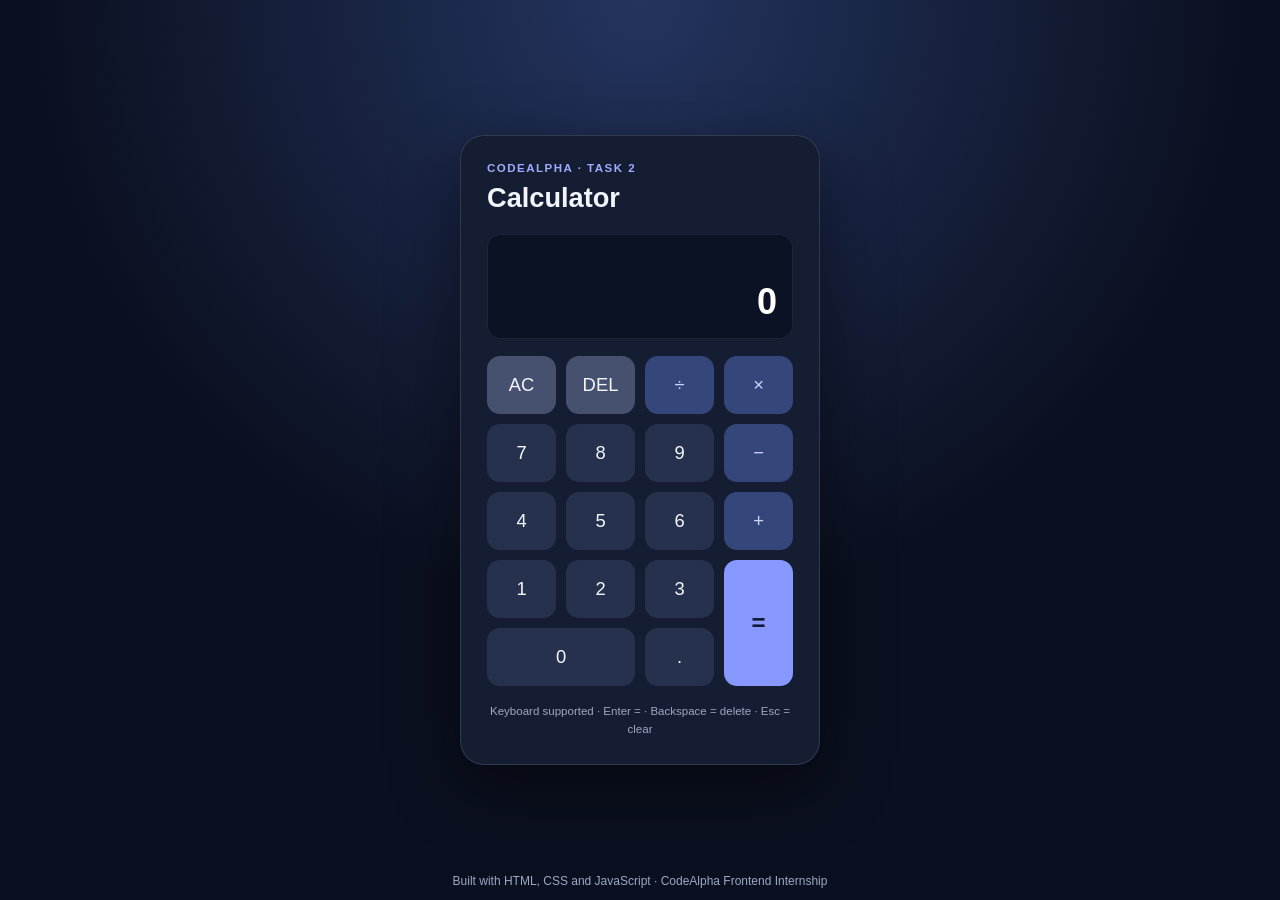
<file: CodeAlpha_Frontend_Tasks/CodeAlpha_Calculator/index.html>
<!DOCTYPE html>
<html lang="en">
<head>
  <meta charset="UTF-8">
  <meta name="viewport" content="width=device-width, initial-scale=1.0">
  <meta name="description" content="A responsive calculator built for the CodeAlpha frontend internship.">
  <title>Calculator | CodeAlpha</title>
  <link rel="stylesheet" href="style.css">
</head>
<body>
  <main class="page">
    <section class="calculator" aria-label="Calculator">
      <p class="eyebrow">CODEALPHA · TASK 2</p>
      <h1>Calculator</h1>
      <div class="display" aria-live="polite">
        <div id="previous" class="previous"></div>
        <output id="current" class="current">0</output>
      </div>
      <div class="keys">
        <button class="key utility" data-action="clear">AC</button>
        <button class="key utility" data-action="delete">DEL</button>
        <button class="key operator" data-operator="/">÷</button>
        <button class="key operator" data-operator="*">×</button>

        <button class="key" data-number="7">7</button>
        <button class="key" data-number="8">8</button>
        <button class="key" data-number="9">9</button>
        <button class="key operator" data-operator="-">−</button>

        <button class="key" data-number="4">4</button>
        <button class="key" data-number="5">5</button>
        <button class="key" data-number="6">6</button>
        <button class="key operator" data-operator="+">+</button>

        <button class="key" data-number="1">1</button>
        <button class="key" data-number="2">2</button>
        <button class="key" data-number="3">3</button>
        <button class="key equals" data-action="equals">=</button>

        <button class="key zero" data-number="0">0</button>
        <button class="key" data-number=".">.</button>
      </div>
      <p class="hint">Keyboard supported · Enter = · Backspace = delete · Esc = clear</p>
    </section>
    <footer>Built with HTML, CSS and JavaScript · CodeAlpha Frontend Internship</footer>
  </main>
  <script src="script.js"></script>
</body>
</html>
</file>
<file: CodeAlpha_Frontend_Tasks/CodeAlpha_Calculator/style.css>
* { box-sizing:border-box; }
:root { font-family:Arial,sans-serif; color:#f4f6ff; background:#0b1020; }
body { margin:0; min-height:100vh; background:radial-gradient(circle at top,#24345f,#0b1020 55%); }
.page { min-height:100vh; display:grid; place-items:center; padding:24px; }
.calculator { width:min(100%,360px); padding:26px; border:1px solid #ffffff20; border-radius:24px; background:#151d32; box-shadow:0 24px 70px #0007; }
.eyebrow { margin:0 0 8px; color:#9eacff; font-size:.72rem; letter-spacing:1.5px; font-weight:bold; }
h1 { margin:0 0 20px; font-size:1.7rem; }
.display { min-height:105px; background:#0b1224; border:1px solid #ffffff12; border-radius:14px; padding:15px; display:flex; flex-direction:column; align-items:flex-end; justify-content:flex-end; overflow:hidden; margin-bottom:17px; }
.previous { min-height:20px; color:#98a4c2; font-size:.9rem; }
.current { max-width:100%; color:white; font-size:2.25rem; font-weight:600; overflow-wrap:anywhere; }
.keys { display:grid; grid-template-columns:repeat(4,1fr); gap:10px; }
.key { min-height:58px; border:0; border-radius:13px; background:#26324d; color:#f4f6ff; font-size:1.15rem; cursor:pointer; transition:transform .12s,filter .12s; }
.key:hover { filter:brightness(1.22); }
.key:active { transform:scale(.96); }
.utility { background:#45516e; }
.operator { background:#35477a; color:#cbd4ff; }
.equals { background:#8798ff; color:#111a39; grid-row:span 2; font-size:1.5rem; font-weight:bold; }
.zero { grid-column:span 2; }
.hint { color:#9ca8c5; text-align:center; font-size:.72rem; line-height:1.5; margin:17px 0 0; }
footer { position:absolute; bottom:12px; color:#9ca8c5; font-size:.75rem; text-align:center; }
@media(max-height:650px) { .calculator { padding:18px; } .key { min-height:48px; } }
</file>
